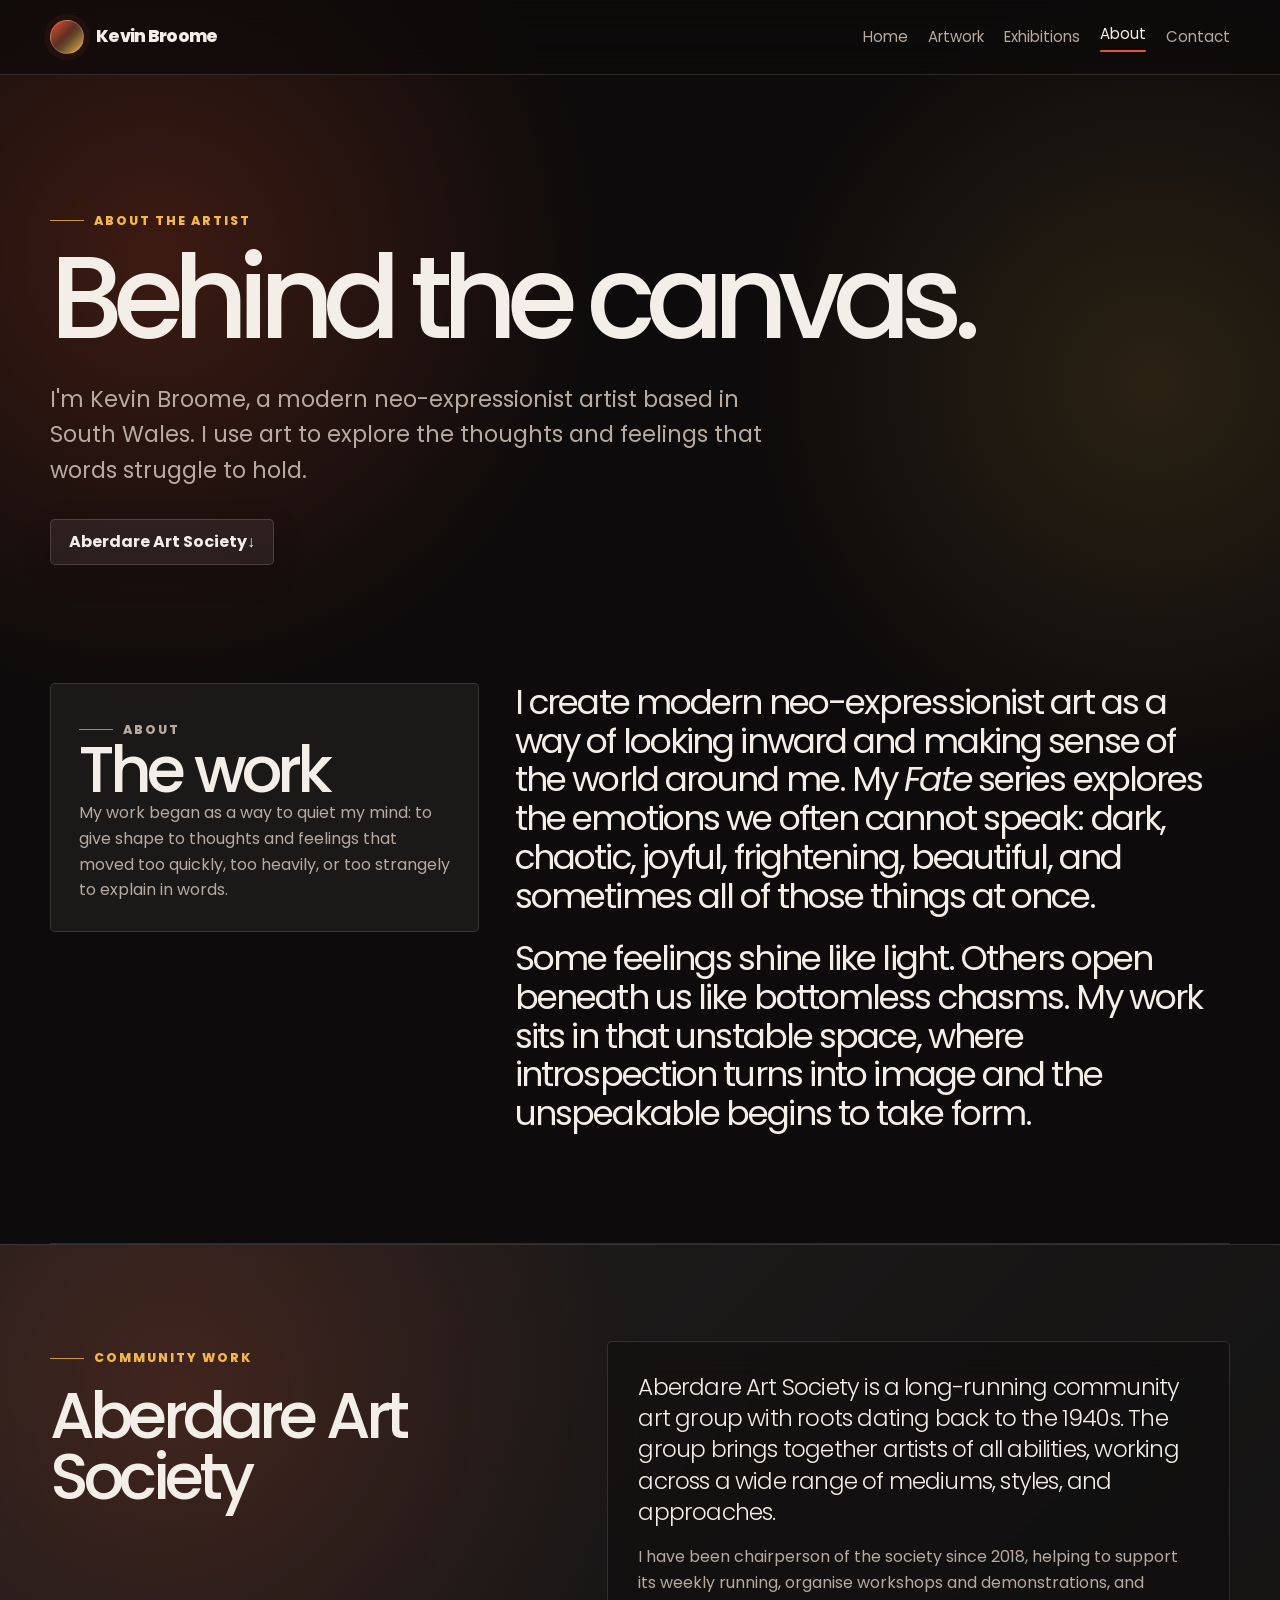
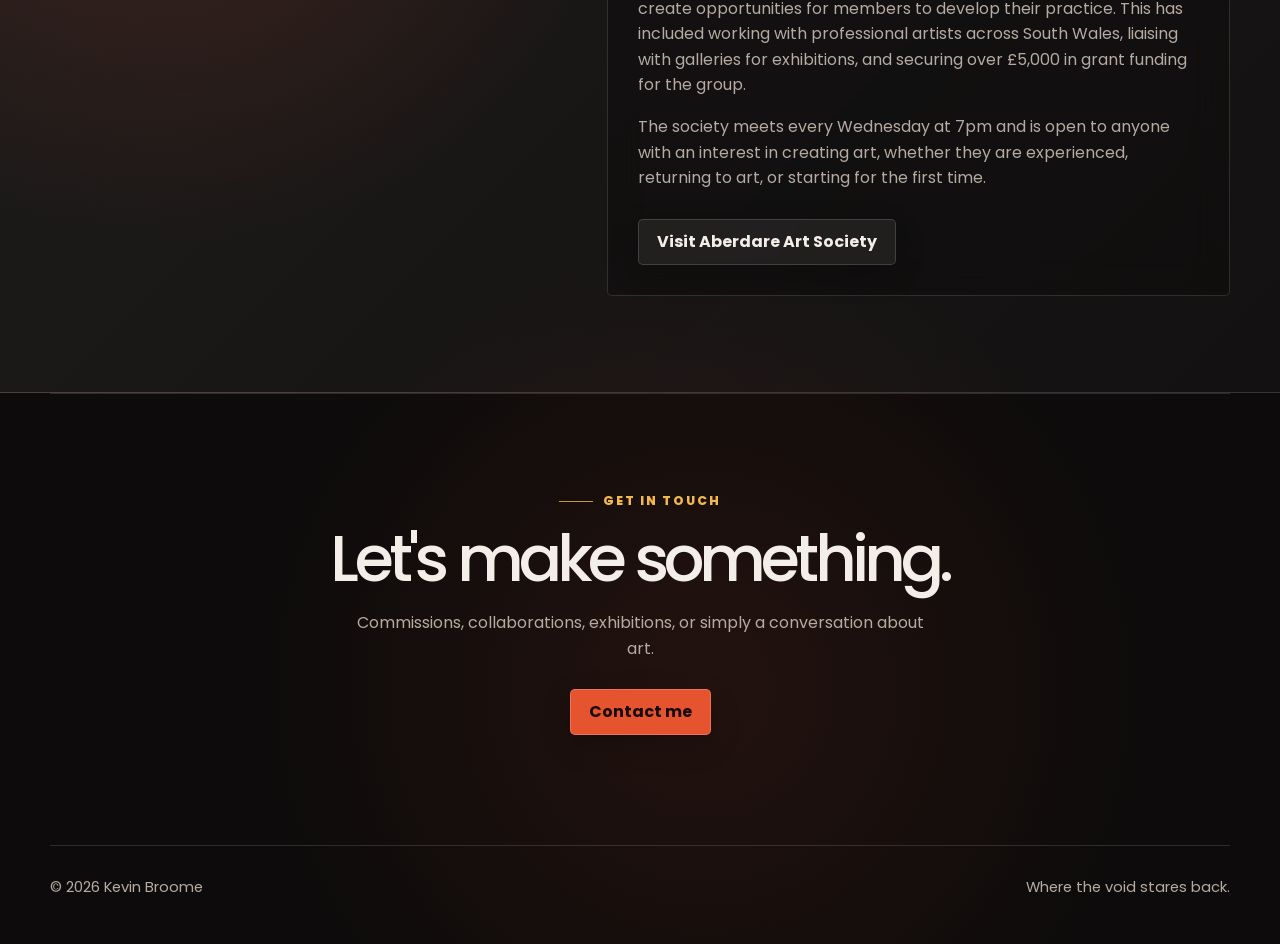
<file: about.html>
<!doctype html>
<html lang="en-GB">
  <head>
    <meta charset="utf-8" />
    <meta name="viewport" content="width=device-width, initial-scale=1" />
    <title>About | Kevin Broome</title>
    <meta name="description" content="Learn about Kevin Broome’s neo-expressionist art practice and community work as chairperson of Aberdare Art Society." />
    <meta name="theme-color" content="#0d0b0b" />
    <link rel="icon" type="image/png" sizes="512x512" href="images/favicon_kb.png" />
    <link rel="apple-touch-icon" href="images/favicon_kb.png" />
    <link
      href="https://cdn.jsdelivr.net/npm/bootstrap@5.3.8/dist/css/bootstrap.min.css"
      rel="stylesheet"
      integrity="sha384-sRIl4kxILFvY47J16cr9ZwB07vP4J8+LH7qKQnuqkuIAvNWLzeN8tE5YBujZqJLB"
      crossorigin="anonymous"
    />
    <link rel="preconnect" href="https://fonts.googleapis.com" />
    <link rel="preconnect" href="https://fonts.gstatic.com" crossorigin />
    <link
      href="https://fonts.googleapis.com/css2?family=Poppins:wght@400;500;600;700;800;900&display=swap"
      rel="stylesheet"
    />
    <link rel="stylesheet" href="styles.css" />
    <script src="script.js" defer></script>
  </head>
  <body>
    <a class="skip-link" href="#main-content">Skip to content</a>
    <header class="site-header">
      <nav class="nav" aria-label="Main navigation">
        <a class="brand" href="index.html" aria-label="Kevin Broome Art home">
          <span class="brand-mark" aria-hidden="true"></span>
          <span>Kevin Broome</span>
        </a>
        <div class="nav-links" id="primary-navigation">
          <a href="index.html">Home</a>
          <a href="artwork.html">Artwork</a>
          <a href="exhibitions.html">Exhibitions</a>
          <a href="about.html" aria-current="page">About</a>
          <a href="index.html#contact">Contact</a>
        </div>
      </nav>
    </header>
    <main id="main-content">
      <section class="page-section page-hero" aria-labelledby="about-heading">
        <p class="eyebrow">About the artist</p>
        <h1 id="about-heading">Behind the canvas.</h1>
        <p class="page-hero-lead">I'm Kevin Broome, a modern neo-expressionist artist based in South Wales. I use art to explore the thoughts and feelings that words struggle to hold.</p>
        <div class="hero-actions">
          <a class="button" href="#art-society">Aberdare Art Society <span aria-hidden="true">↓</span></a>
        </div>
      </section>
      <section aria-labelledby="about-title" class="page-section about about-page-section" id="about">
      <div class="about-panel">
      <p class="eyebrow">About</p>
      <h2 id="about-title">The work</h2>
      <p>
                  My work began as a way to quiet my mind: to give shape to thoughts
                  and feelings that moved too quickly, too heavily, or too strangely
                  to explain in words.
                </p>
      </div>
      <div class="about-copy">
      <p>
                  I create modern neo-expressionist art as a way of looking inward and
                  making sense of the world around me. My
                  <em>Fate</em> series explores the emotions we often cannot speak:
                  dark, chaotic, joyful, frightening, beautiful, and sometimes all of
                  those things at once.
                </p>
      <p>
                  Some feelings shine like light. Others open beneath us like
                  bottomless chasms. My work sits in that unstable space, where
                  introspection turns into image and the unspeakable begins to take
                  form.
                </p>
      </div>
      </section>
      <section aria-labelledby="art-society-title" class="art-society" id="art-society">
      <div class="page-section art-society-inner">
      <div class="art-society-heading">
      <p class="eyebrow">Community work</p>
      <h2 id="art-society-title">Aberdare Art Society</h2>
      </div>
      <div class="art-society-copy">
      <p class="lead">
                    Aberdare Art Society is a long-running community art group with
                    roots dating back to the 1940s. The group brings together artists
                    of all abilities, working across a wide range of mediums, styles,
                    and approaches.
                  </p>
      <p>
                    I have been chairperson of the society since 2018, helping to
                    support its weekly running, organise workshops and demonstrations,
                    and create opportunities for members to develop their practice.
                    This has included working with professional artists across South
                    Wales, liaising with galleries for exhibitions, and securing over
                    £5,000 in grant funding for the group.
                  </p>
      <p>
                    The society meets every Wednesday at 7pm and is open to anyone
                    with an interest in creating art, whether they are experienced,
                    returning to art, or starting for the first time.
                  </p>
      <a class="button" href="https://www.facebook.com/AberdareArtSociety" rel="noopener noreferrer" target="_blank">
                    Visit Aberdare Art Society
                  </a>
      </div>
      </div>
      </section>
      <section class="page-section page-cta" aria-labelledby="about-contact-heading">
        <p class="eyebrow">Get in touch</p>
        <h2 id="about-contact-heading">Let's make something.</h2>
        <p>Commissions, collaborations, exhibitions, or simply a conversation about art.</p>
        <a class="button primary" href="index.html#contact">Contact me</a>
      </section>
    </main>
    <footer>
      <span>© <span id="year"></span> Kevin Broome</span>
      <span>Where the void stares back.</span>
    </footer>
  </body>
</html>
</file>
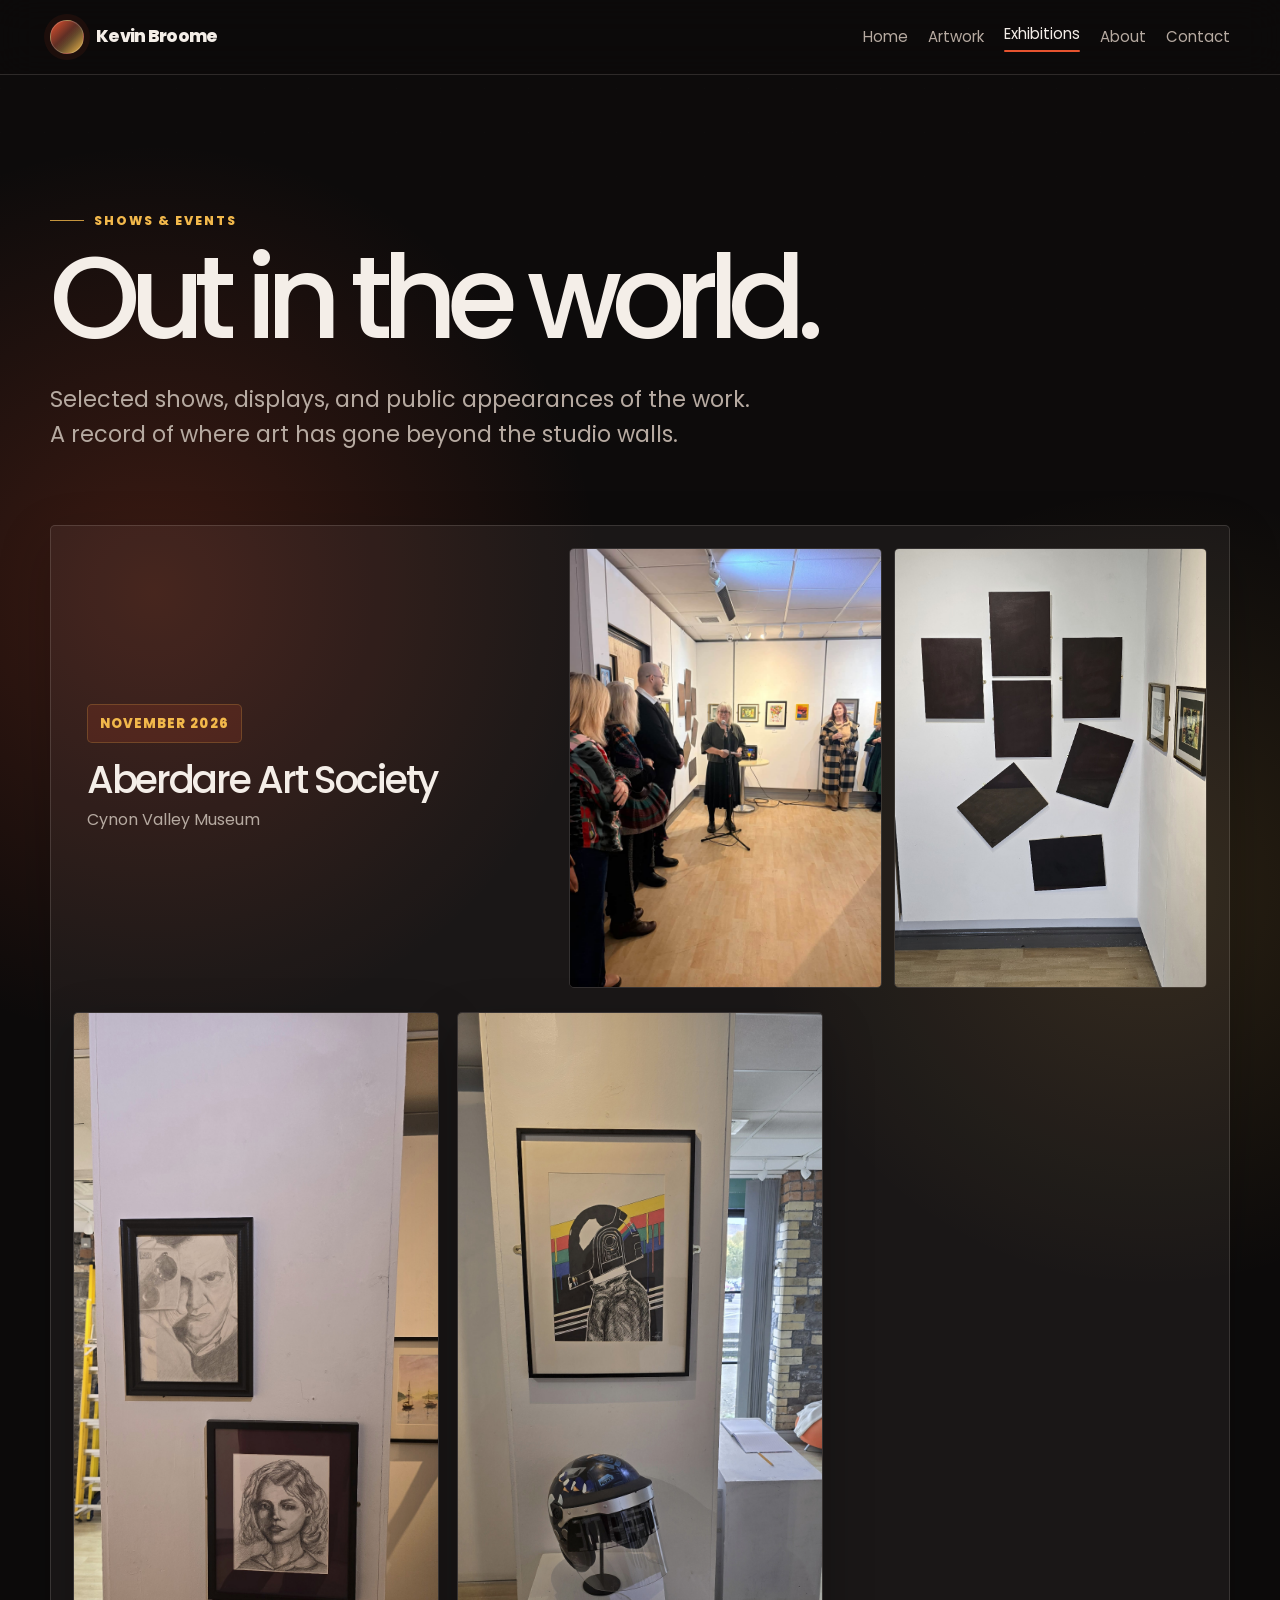
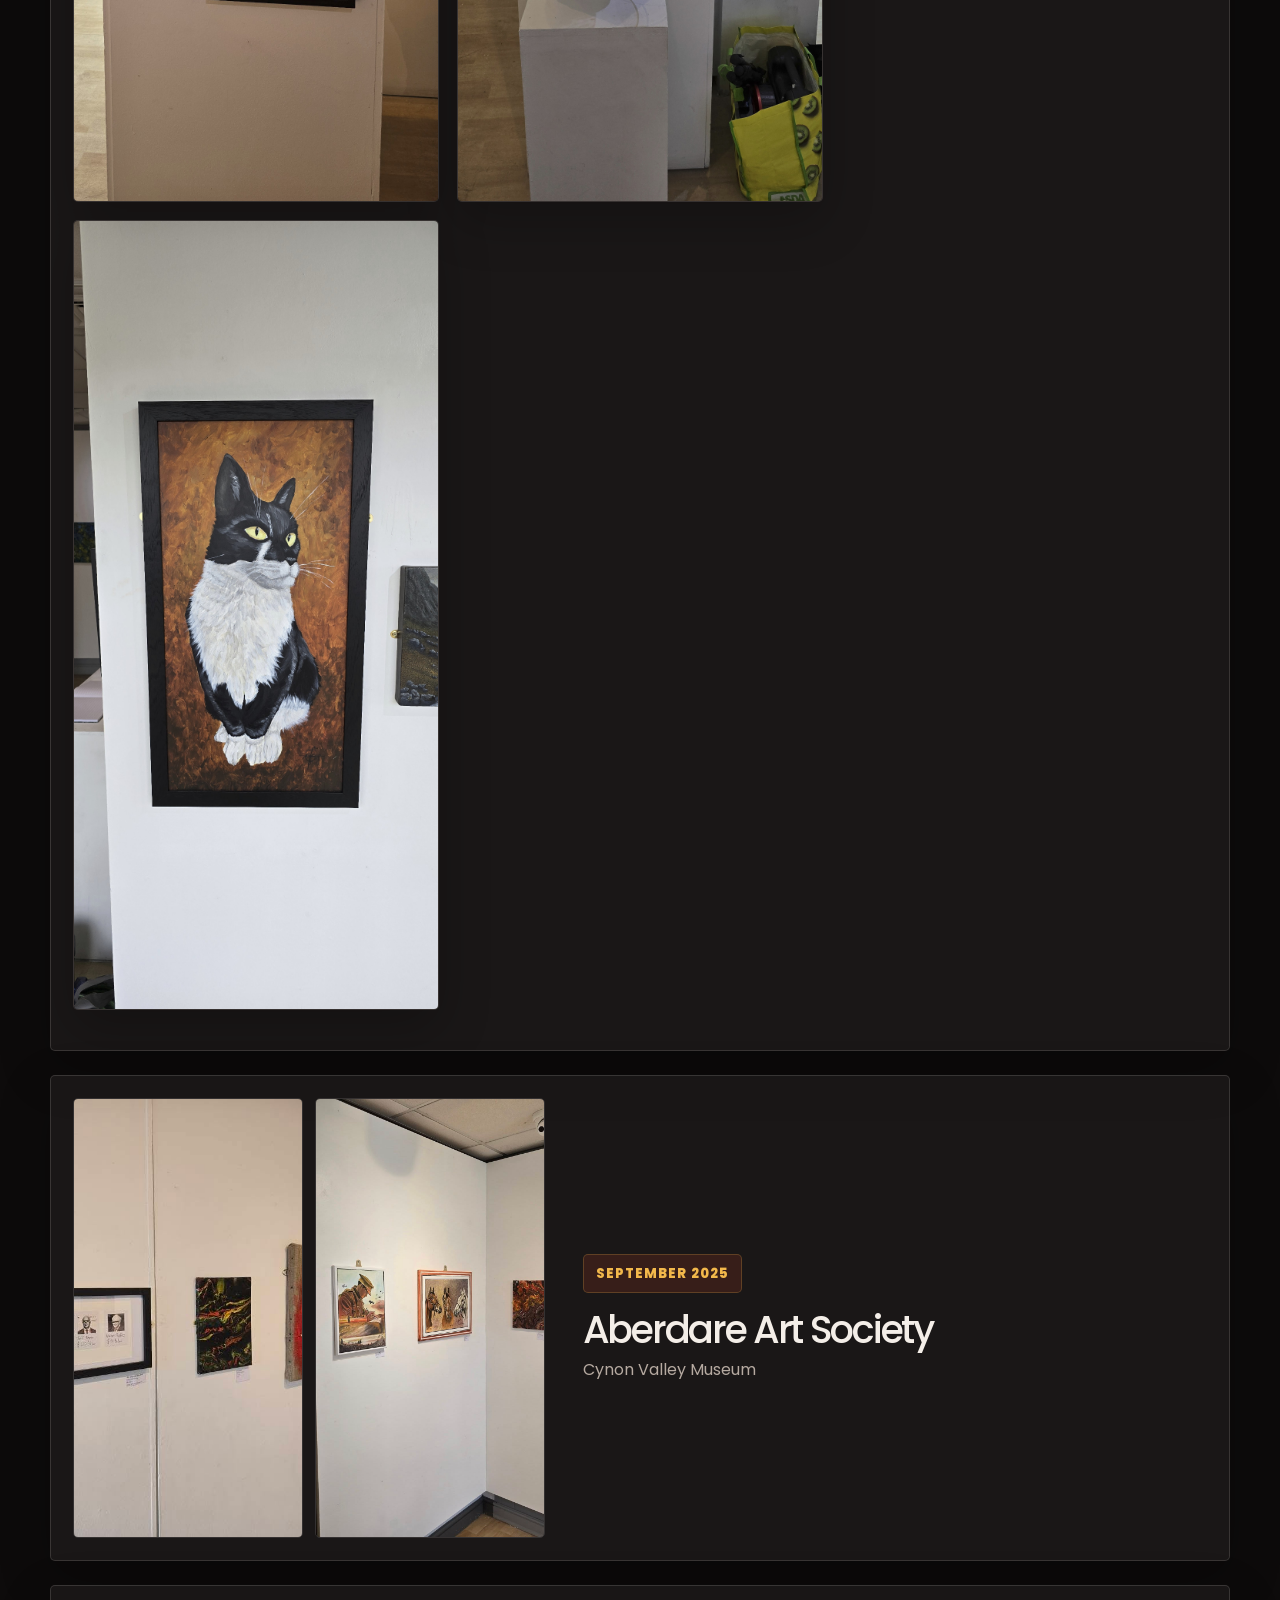
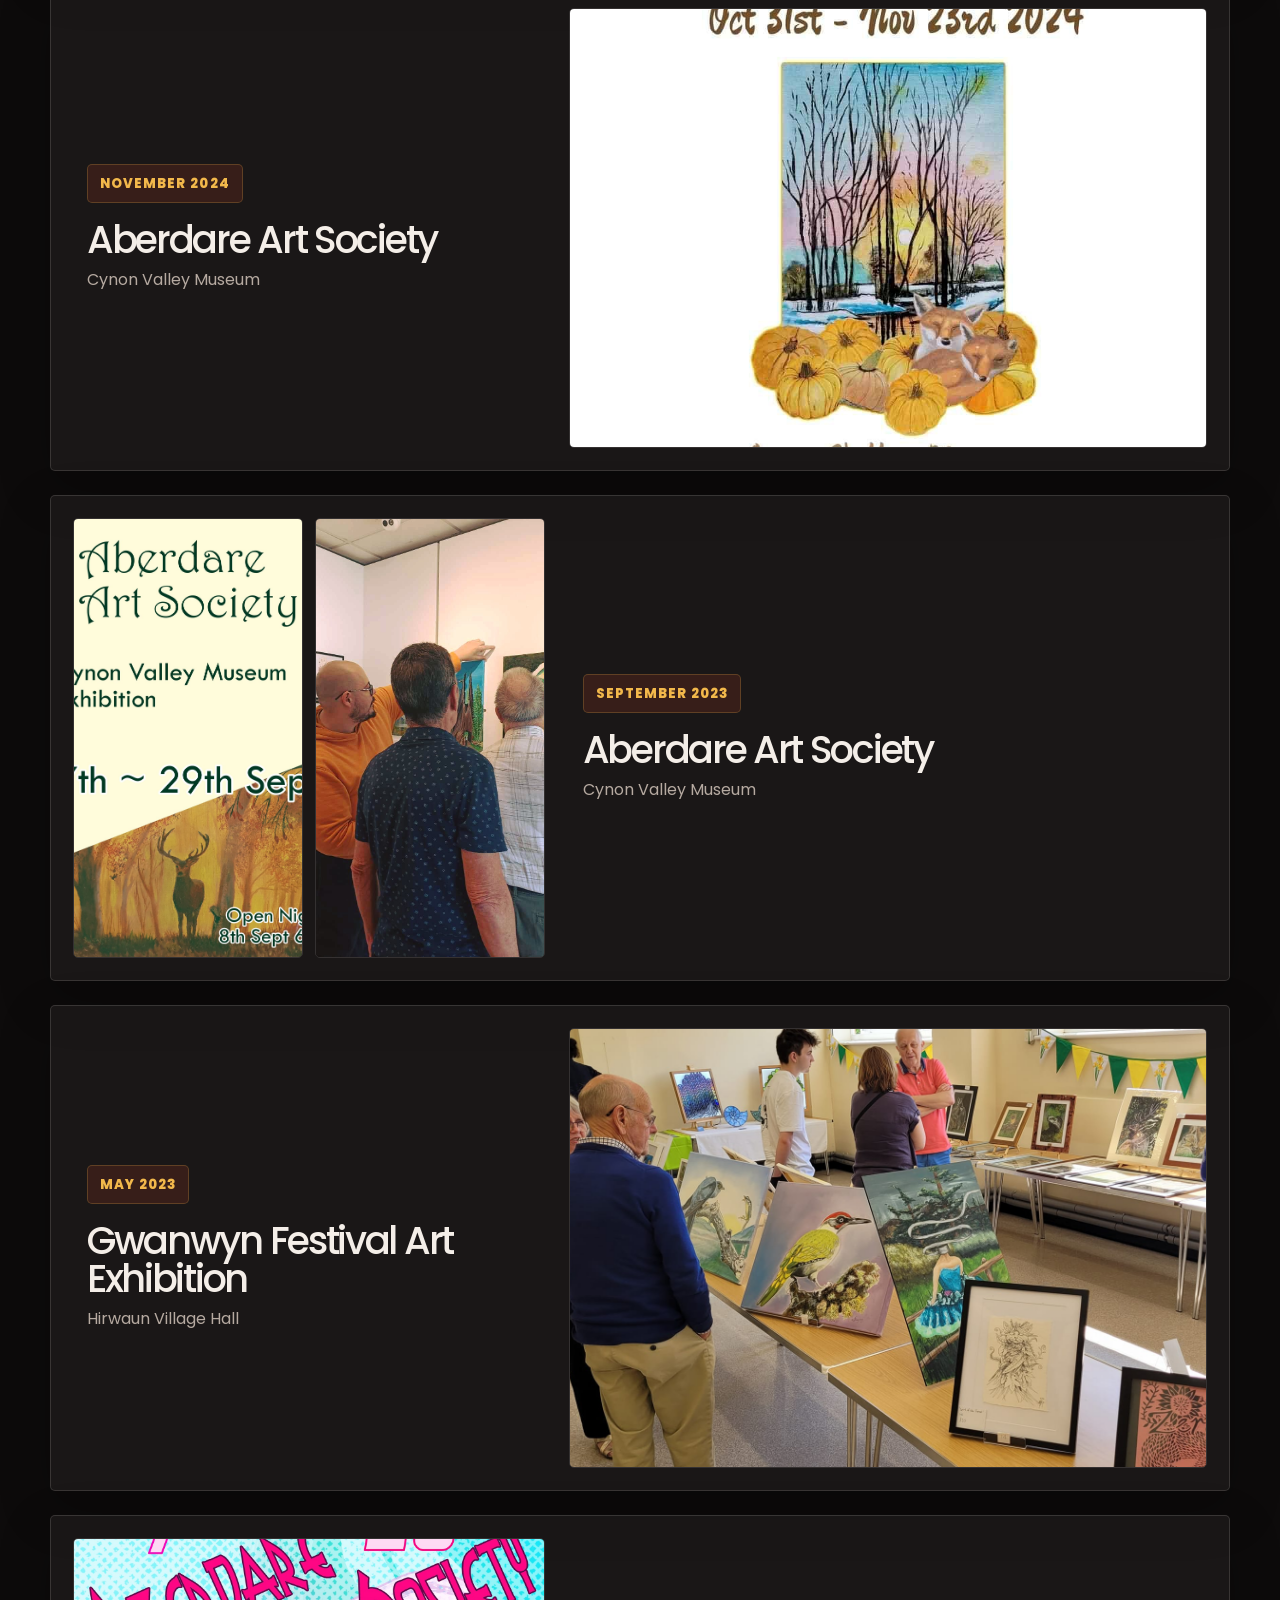
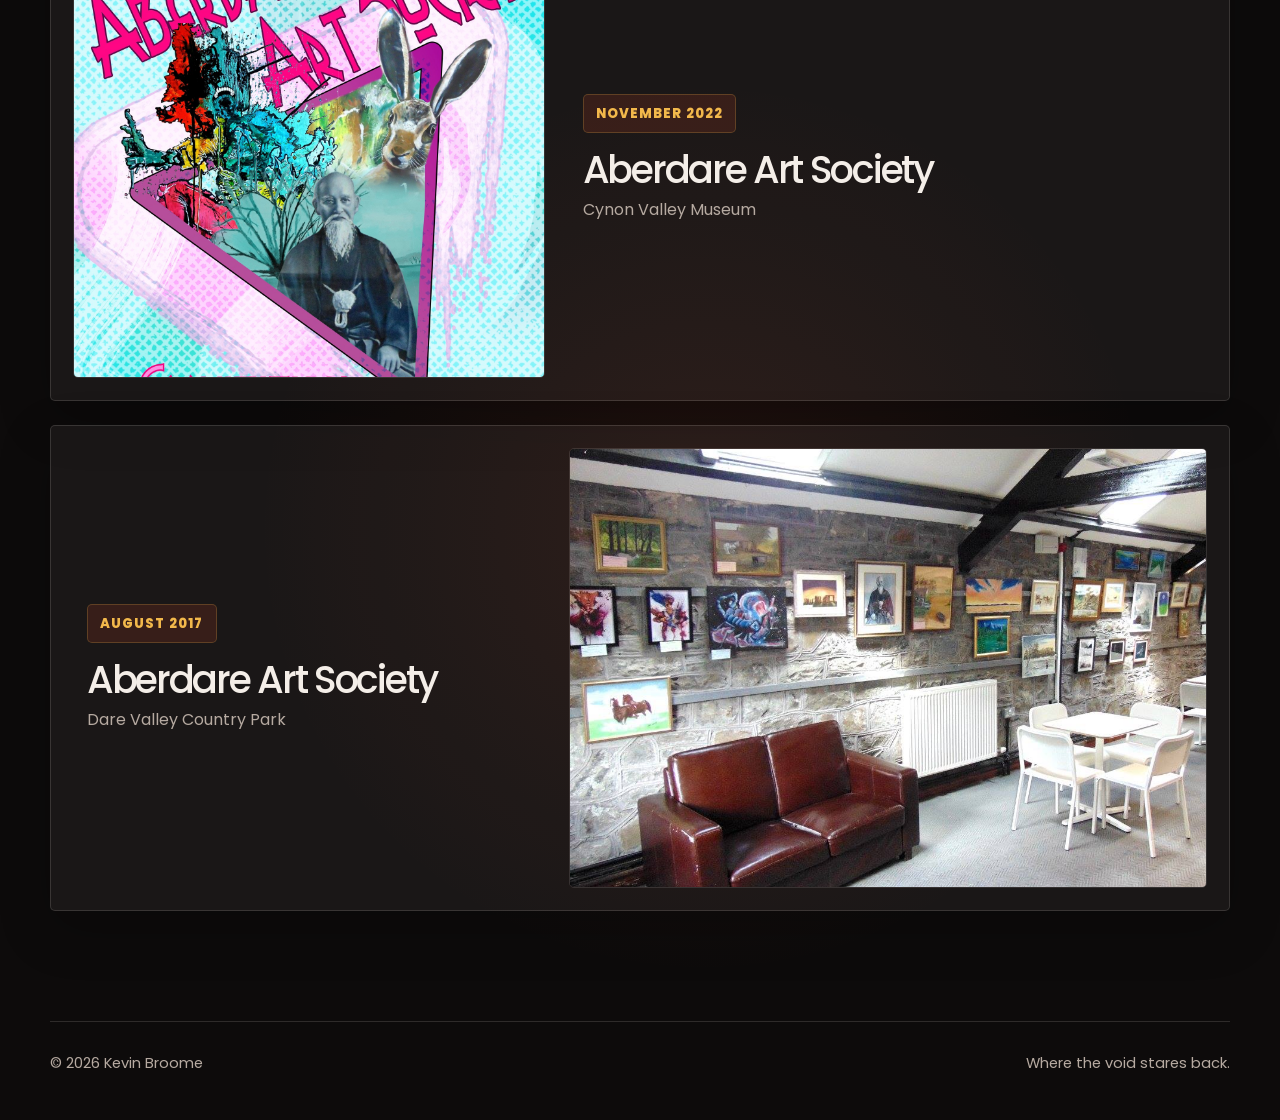
<file: exhibitions.html>
<!doctype html>
<html lang="en-GB">
  <head>
    <meta charset="utf-8" />
    <meta name="viewport" content="width=device-width, initial-scale=1" />
    <title>Exhibitions | Kevin Broome</title>
    <meta name="description" content="An archive of exhibitions and art shows featuring Kevin Broome, Aberdare Art Society and venues in South Wales." />
    <meta name="theme-color" content="#0d0b0b" />
    <link rel="icon" type="image/png" sizes="512x512" href="images/favicon_kb.png" />
    <link rel="apple-touch-icon" href="images/favicon_kb.png" />
    <link
      href="https://cdn.jsdelivr.net/npm/bootstrap@5.3.8/dist/css/bootstrap.min.css"
      rel="stylesheet"
      integrity="sha384-sRIl4kxILFvY47J16cr9ZwB07vP4J8+LH7qKQnuqkuIAvNWLzeN8tE5YBujZqJLB"
      crossorigin="anonymous"
    />
    <link rel="preconnect" href="https://fonts.googleapis.com" />
    <link rel="preconnect" href="https://fonts.gstatic.com" crossorigin />
    <link
      href="https://fonts.googleapis.com/css2?family=Poppins:wght@400;500;600;700;800;900&display=swap"
      rel="stylesheet"
    />
    <link rel="stylesheet" href="styles.css" />
    <script src="script.js" defer></script>
  </head>
  <body>
    <a class="skip-link" href="#main-content">Skip to content</a>
    <header class="site-header">
      <nav class="nav" aria-label="Main navigation">
        <a class="brand" href="index.html" aria-label="Kevin Broome Art home">
          <span class="brand-mark" aria-hidden="true"></span>
          <span>Kevin Broome</span>
        </a>
        <div class="nav-links" id="primary-navigation">
          <a href="index.html">Home</a>
          <a href="artwork.html">Artwork</a>
          <a href="exhibitions.html" aria-current="page">Exhibitions</a>
          <a href="about.html">About</a>
          <a href="index.html#contact">Contact</a>
        </div>
      </nav>
    </header>
    <main id="main-content">
      <section class="page-section page-hero" aria-labelledby="exhibitions-heading">
        <p class="eyebrow">Shows &amp; events</p>
        <h1 id="exhibitions-heading">Out in the world.</h1>
        <p class="page-hero-lead">Selected shows, displays, and public appearances of the work. A record of where art has gone beyond the studio walls.</p>
      </section>
      <section class="page-section exhibitions exhibitions-page" aria-label="Exhibition archive">
        <div class="exhibition-list">
          <article class="exhibition-item">
          <div class="exhibition-meta">
          <span class="exhibition-date">November 2026</span>
          <h3>Aberdare Art Society</h3>
          <p>Cynon Valley Museum</p>
          </div>
          <div class="exhibition-photos two-photos">
          <img alt="Visitors at the opening of the November 2026 exhibition at Cynon Valley Museum" loading="lazy" decoding="async" width="1536" height="2048" src="images/exhibitions/CVM_2026_opening.jpg"/>
          <img alt="PACE, a seven-canvas installation displayed on a gallery wall" loading="lazy" decoding="async" width="946" height="2048" src="images/exhibitions/CVM_2026_pace.jpg"/>
          </div>
          <div class="gallery full-gallery" style="grid-column: 1 / -1;" role="group" aria-label="More photographs from the November 2026 exhibition">
            <figure class="work-card">
              <img alt="Two framed pencil portraits displayed at the exhibition" loading="lazy" decoding="async" width="946" height="2048" src="images/exhibitions/CVM_2026_portraits.jpg"/>
            </figure>
            <figure class="work-card">
              <img alt="Framed portrait of a black-and-white cat hanging in the gallery" loading="lazy" decoding="async" width="946" height="2048" src="images/exhibitions/CVM_2026_sam.jpg"/>
            </figure>
            <figure class="work-card">
              <img alt="Artwork of a riot helmet displayed above a three-dimensional helmet" loading="lazy" decoding="async" width="946" height="2048" src="images/exhibitions/CVM_2026_watchers.jpg"/>
            </figure>
          </div>
          </article>
          <article class="exhibition-item">
          <div class="exhibition-meta">
          <span class="exhibition-date">September 2025</span>
          <h3>Aberdare Art Society</h3>
          <p>Cynon Valley Museum</p>
          </div>
          <div class="exhibition-photos two-photos">
          <img alt="Artwork display from Cynon Valley Museum Exhibition" loading="lazy" src="images/exhibitions/CVM_2025.jpg"/>
          <img alt="Artwork display from Cynon Valley Museum Exhibition" loading="lazy" src="images/exhibitions/CVM_2025_2.jpg"/>
          </div>
          </article>
          <article class="exhibition-item">
          <div class="exhibition-meta">
          <span class="exhibition-date">November 2024</span>
          <h3>Aberdare Art Society</h3>
          <p>Cynon Valley Museum</p>
          </div>
          <div class="exhibition-photos one-photo">
          <img alt="Advert for Exhibition" loading="lazy" src="images/exhibitions/Advert_CVM_2024.jpg"/>
          </div>
          </article>
          <article class="exhibition-item">
          <div class="exhibition-meta">
          <span class="exhibition-date">September 2023</span>
          <h3>Aberdare Art Society</h3>
          <p>Cynon Valley Museum</p>
          </div>
          <div class="exhibition-photos two-photos">
          <img alt="Artwork display from Cynon Valley Museum Exhibition" loading="lazy" src="images/exhibitions/Advert_CVM_2023.jpg"/>
          <img alt="Photo of work installation for exhibition" loading="lazy" src="images/exhibitions/Install_CVM_2023.jpg"/>
          </div>
          </article>
          <article class="exhibition-item">
          <div class="exhibition-meta">
          <span class="exhibition-date">May 2023</span>
          <h3>Gwanwyn Festival Art Exhibition</h3>
          <p>Hirwaun Village Hall</p>
          </div>
          <div class="exhibition-photos one-photo">
          <img alt="Photo from exhibition" loading="lazy" src="images/exhibitions/gwanwyn_2023.jpg"/>
          </div>
          </article>
          <article class="exhibition-item">
          <div class="exhibition-meta">
          <span class="exhibition-date">November 2022</span>
          <h3>Aberdare Art Society</h3>
          <p>Cynon Valley Museum</p>
          </div>
          <div class="exhibition-photos one-photo">
          <img alt="Advert for Exhibition" loading="lazy" src="images/exhibitions/Advert_CVM_2022.jpg"/>
          </div>
          </article>
          <article class="exhibition-item">
          <div class="exhibition-meta">
          <span class="exhibition-date">August 2017</span>
          <h3>Aberdare Art Society</h3>
          <p>Dare Valley Country Park</p>
          </div>
          <div class="exhibition-photos one-photo">
          <img alt="Photo from Exhibition" loading="lazy" src="images/exhibitions/DVP_2017.jpg"/>
          </div>
          </article>
        </div>
      </section>
    </main>
    <footer>
      <span>© <span id="year"></span> Kevin Broome</span>
      <span>Where the void stares back.</span>
    </footer>
  </body>
</html>
</file>
<file: styles.css>
:root {
  --bg: #0d0b0b;
  --bg-soft: #171313;
  --panel: #211b1b;
  --text: #f4eee8;
  --muted: #b6aaa1;
  --accent: #e6532f;
  --accent-2: #f2b84b;
  --line: rgba(244, 238, 232, 0.14);
  --shadow: 0 24px 80px rgba(0, 0, 0, 0.38);
  --radius: 5px;
  --max-width: 1180px;
}

* {
  box-sizing: border-box;
}

html {
  scroll-behavior: smooth;
}

body {
  margin: 0;
  font-family: "Poppins", sans-serif;
  background:
    radial-gradient(
      circle at 12% 10%,
      rgba(230, 83, 47, 0.22),
      transparent 28rem
    ),
    radial-gradient(
      circle at 90% 15%,
      rgba(242, 184, 75, 0.13),
      transparent 25rem
    ),
    radial-gradient(
      circle at 55% 90%,
      rgba(230, 83, 47, 0.1),
      transparent 28rem
    ),
    var(--bg);
  color: var(--text);
  line-height: 1.6;
}

body::before {
  content: "";
  position: fixed;
  inset: 0;
  pointer-events: none;
  opacity: 0.32;
  background-image:
    linear-gradient(rgba(255, 255, 255, 0.025) 1px, transparent 1px),
    linear-gradient(90deg, rgba(255, 255, 255, 0.025) 1px, transparent 1px);
  background-size: 44px 44px;
  mask-image: linear-gradient(to bottom, black, transparent 84%);
}

a {
  color: inherit;
  text-decoration: none;
}

img {
  max-width: 100%;
  display: block;
}

.site-header {
  position: sticky;
  top: 0;
  z-index: 10;
  backdrop-filter: blur(18px);
  background: rgba(13, 11, 11, 0.72);
  border-bottom: 1px solid var(--line);
}

.nav {
  width: min(var(--max-width), calc(100% - 32px));
  margin: 0 auto;
  min-height: 74px;
  display: flex;
  align-items: center;
  justify-content: space-between;
  gap: 24px;
}

.brand {
  display: flex;
  align-items: center;
  gap: 12px;
  font-weight: 800;
  letter-spacing: -0.04em;
  font-size: 1.08rem;
}

.brand-mark {
  width: 34px;
  height: 34px;
  border-radius: 100vw;
  background:
    linear-gradient(135deg, var(--accent), transparent 62%),
    linear-gradient(315deg, var(--accent-2), transparent 56%), #2b2020;
  border: 1px solid rgba(244, 238, 232, 0.2);
  box-shadow: 0 0 0 6px rgba(230, 83, 47, 0.08);
}

.nav-links {
  display: flex;
  gap: 20px;
  align-items: center;
  color: var(--muted);
  font-size: 0.94rem;
}

.nav-links a {
  transition: color 180ms ease;
}

.nav-links a:hover {
  color: var(--text);
}

.button {
  display: inline-flex;
  align-items: center;
  justify-content: center;
  min-height: 46px;
  padding: 0 18px;
  border-radius: 5px;
  border: 1px solid rgba(244, 238, 232, 0.16);
  background: rgba(244, 238, 232, 0.07);
  color: var(--text);
  font-weight: 700;
  position: relative;
  isolation: isolate;
  overflow: hidden;
  box-shadow: 0 10px 30px rgba(0, 0, 0, 0.2);
  /* An ink-like colour sweep replaces the old upward hover jump. */
  transition:
    background 300ms ease,
    border-color 300ms ease,
    box-shadow 300ms ease;
}

.button::before {
  content: "";
  position: absolute;
  inset: 0;
  z-index: -1;
  pointer-events: none;
  background: linear-gradient(105deg, rgba(230, 83, 47, 0.42), rgba(242, 184, 75, 0.24));
  transform: translateX(-102%);
  transition: transform 440ms cubic-bezier(0.22, 1, 0.36, 1);
}

.button:hover,
.button:focus-visible {
  background: rgba(244, 238, 232, 0.11);
  border-color: rgba(242, 184, 75, 0.75);
  box-shadow: 0 0 0 1px rgba(242, 184, 75, 0.14), 0 0 28px rgba(230, 83, 47, 0.18);
}

.button:hover::before,
.button:focus-visible::before { transform: translateX(0); }

.button:focus-visible {
  outline: 2px solid var(--accent-2);
  outline-offset: 3px;
}

.button.primary::before {
  background: linear-gradient(105deg, rgba(242, 184, 75, 0.48), rgba(255, 238, 190, 0.22));
}

.button.primary {
  background: var(--accent);
  color: #160b08;
  border-color: rgba(255, 255, 255, 0.2);
}

.page-section {
  width: min(var(--max-width), calc(100% - 32px));
  margin: 0 auto;
}

.hero {
  min-height: calc(100vh - 74px);
  display: grid;
  grid-template-columns: 1.05fr 0.95fr;
  align-items: center;
  gap: 48px;
  padding: 80px 0;
}

.eyebrow {
  display: inline-flex;
  align-items: center;
  gap: 10px;
  color: var(--accent-2);
  text-transform: uppercase;
  letter-spacing: 0.16em;
  font-size: 0.78rem;
  font-weight: 800;
  margin: 0 0 18px;
}

.eyebrow::before {
  content: "";
  width: 34px;
  height: 1px;
  background: currentColor;
  opacity: 0.8;
}

h1,
h2,
h3,
p {
  margin-top: 0;
}

h1 {
  font-size: clamp(4rem, 10vw, 8.8rem);
  line-height: 0.86;
  letter-spacing: -0.09em;
  margin-bottom: 26px;
  max-width: 850px;
}

.hero-copy {
  max-width: 660px;
  color: var(--muted);
  font-size: clamp(1.04rem, 1.6vw, 1.24rem);
}

.hero-actions {
  display: flex;
  gap: 14px;
  flex-wrap: wrap;
  margin-top: 34px;
}

.hero-art {
  position: relative;
  min-height: 560px;
}

.feature-card {
  position: absolute;
  inset: 34px 0 0 38px;
  border-radius: var(--radius);
  overflow: hidden;
  background: var(--panel);
  box-shadow: var(--shadow);
  border: 1px solid var(--line);
  transform: rotate(2deg);
}

.feature-card img {
  width: 100%;
  height: 100%;
  object-fit: cover;
  filter: saturate(0.95) contrast(1.05);
}

.feature-card::after {
  content: "";
  position: absolute;
  inset: 0;
  background: linear-gradient(to top, rgba(13, 11, 11, 0.84), transparent 42%);
}

.feature-label {
  position: absolute;
  left: 34px;
  right: 34px;
  bottom: 28px;
  z-index: 2;
}

.feature-label strong {
  display: block;
  font-size: 1.4rem;
  letter-spacing: -0.04em;
  margin-bottom: 4px;
}

.feature-label span {
  color: var(--muted);
  font-size: 0.95rem;
}

.floating-note {
  display: none;
}

.floating-note b {
  color: var(--text);
}

.section-heading {
  display: flex;
  align-items: end;
  justify-content: space-between;
  gap: 24px;
  margin-bottom: 28px;
}

h2 {
  font-size: clamp(2.3rem, 5vw, 5rem);
  line-height: 0.95;
  letter-spacing: -0.075em;
  margin-bottom: 0;
}

.section-heading p {
  max-width: 420px;
  color: var(--muted);
  margin-bottom: 8px;
}

.gallery {
  display: grid;
  grid-template-columns: repeat(12, 1fr);
  gap: 18px;
  padding-bottom: 110px;
}

/* =========================
   Work
========================= */

.work-card {
  position: relative;
  min-height: 360px;
  border-radius: 5px;
  overflow: hidden;
  background: var(--bg-soft);
  border: 1px solid var(--line);
  box-shadow: 0 18px 52px rgba(0, 0, 0, 0.24);
}

.work-card.large {
  grid-column: span 7;
  min-height: 520px;
}

.work-card.medium {
  grid-column: span 5;
  min-height: 520px;
}

.work-card.small {
  grid-column: span 4;
}

.work-card img {
  width: 100%;
  height: 100%;
  object-fit: cover;
  transition:
    transform 360ms ease,
    filter 360ms ease;
}

.work-card:hover img {
  transform: scale(1.045);
  filter: saturate(1.05) contrast(1.05);
}

.work-info {
  position: absolute;
  inset: auto 18px 18px 18px;
  padding: 16px;
  border-radius: 5px;
  background: rgba(13, 11, 11, 0.72);
  border: 1px solid rgba(244, 238, 232, 0.16);
  backdrop-filter: blur(18px);
}

.work-info h3 {
  font-size: 1.16rem;
  margin-bottom: 2px;
  letter-spacing: -0.04em;
}

.work-info p {
  margin: 0;
  color: var(--muted);
  font-size: 0.92rem;
}

/* =========================
   Exhibitions
========================= */

.exhibitions {
  padding: 0 0 110px;
}

.exhibition-list {
  display: grid;
  gap: 24px;
}

.exhibition-item {
  display: grid;
  grid-template-columns: 0.85fr 1.15fr;
  gap: 24px;
  align-items: stretch;
  padding: 22px;
  border-radius: var(--radius);
  background: rgba(244, 238, 232, 0.055);
  border: 1px solid var(--line);
  box-shadow: 0 18px 52px rgba(0, 0, 0, 0.22);
  overflow: hidden;
}

/* Flip every second exhibition */
.exhibition-item:nth-child(even) .exhibition-meta {
  order: 2;
}

.exhibition-item:nth-child(even) .exhibition-photos {
  order: 1;
}

.exhibition-meta {
  display: flex;
  flex-direction: column;
  justify-content: center;
  padding: 14px;
  min-width: 0;
}

.exhibition-date {
  display: inline-flex;
  width: fit-content;
  margin-bottom: 18px;
  padding: 8px 12px;
  border-radius: 5px;
  background: rgba(230, 83, 47, 0.14);
  color: var(--accent-2);
  border: 1px solid rgba(242, 184, 75, 0.22);
  font-size: 0.82rem;
  font-weight: 800;
  letter-spacing: 0.08em;
  text-transform: uppercase;
}

.exhibition-meta h3 {
  margin-bottom: 8px;
  font-size: clamp(1.6rem, 3vw, 2.6rem);
  line-height: 1;
  letter-spacing: -0.06em;
}

.exhibition-meta p {
  margin: 0;
  color: var(--muted);
}

/* Image wrapper */
.exhibition-photos {
  display: grid;
  grid-template-columns: repeat(2, minmax(0, 1fr));
  gap: 12px;
  height: 440px;
  max-height: 440px;
  min-width: 0;
  overflow: hidden;
}

/* One-image layout */
.exhibition-photos.one-photo {
  grid-template-columns: 1fr;
}

/* Images */
.exhibition-photos img {
  width: 100%;
  height: 100%;
  min-width: 0;
  min-height: 0;
  object-fit: cover;
  border-radius: 5px;
  border: 1px solid rgba(244, 238, 232, 0.12);
  overflow: hidden;
}

/* Tablet */
@media (max-width: 900px) {
  .exhibition-item {
    grid-template-columns: 1fr;
  }

  .exhibition-item:nth-child(even) .exhibition-meta,
  .exhibition-item:nth-child(even) .exhibition-photos {
    order: initial;
  }

  .exhibition-photos {
    height: 380px;
    max-height: 380px;
  }
}

/* Mobile */
@media (max-width: 560px) {
  .exhibitions {
    padding-bottom: 72px;
  }

  .exhibition-item {
    padding: 14px;
  }

  .exhibition-photos {
    grid-template-columns: 1fr;
    height: auto;
    max-height: none;
    overflow: visible;
  }

  .exhibition-photos img {
    height: auto;
    max-height: 440px;
    aspect-ratio: 4 / 3;
    object-fit: cover;
  }
}

/* =========================
   Art Society
========================= */

.art-society {
  width: 100%;
  padding: 96px 0;
  background:
    radial-gradient(
      circle at 14% 20%,
      rgba(230, 83, 47, 0.18),
      transparent 28rem
    ),
    linear-gradient(
      135deg,
      rgba(244, 238, 232, 0.08),
      rgba(244, 238, 232, 0.025)
    );
  border-top: 1px solid var(--line);
  border-bottom: 1px solid var(--line);
}

.art-society-inner {
  display: grid;
  grid-template-columns: 0.9fr 1.1fr;
  gap: 48px;
  align-items: start;
}

.art-society-heading h2 {
  max-width: 520px;
}

.art-society-copy {
  padding: 30px;
  border-radius: var(--radius);
  background: rgba(13, 11, 11, 0.42);
  border: 1px solid rgba(244, 238, 232, 0.14);
  backdrop-filter: blur(18px);
}

.art-society-copy p {
  color: var(--muted);
}

.art-society-copy .lead {
  color: var(--text);
  font-size: clamp(1.15rem, 2vw, 1.45rem);
  line-height: 1.35;
  letter-spacing: -0.035em;
}

.art-society-copy p:last-of-type {
  margin-bottom: 28px;
}

@media (max-width: 900px) {
  .art-society {
    padding: 72px 0;
  }

  .art-society-inner {
    grid-template-columns: 1fr;
    gap: 28px;
  }
}

@media (max-width: 560px) {
  .art-society-copy {
    padding: 22px;
  }
}

/* =========================
   About
========================= */

.about {
  display: grid;
  grid-template-columns: 0.75fr 1.25fr;
  gap: 36px;
  align-items: start;
  padding: 88px 0;
  border-top: 1px solid var(--line);
  border-bottom: 1px solid var(--line);
}

.about-panel {
  padding: 28px;
  border-radius: var(--radius);
  background: rgba(244, 238, 232, 0.06);
  border: 1px solid var(--line);
}

.about-panel p {
  margin-bottom: 0;
  color: var(--muted);
}

.about-copy {
  font-size: clamp(1.35rem, 2.7vw, 2.45rem);
  line-height: 1.12;
  letter-spacing: -0.055em;
}

.about-copy p {
  margin-bottom: 0;
}

.about-copy p + p {
  margin-top: 24px;
}

/* =========================
   Contact
========================= */

.contact {
  text-align: center;
  padding: 110px 0;
}

.contact h2 {
  max-width: 880px;
  margin: 0 auto 24px;
}

.contact p {
  max-width: 620px;
  margin: 0 auto 34px;
  color: var(--muted);
  font-size: 1.08rem;
}

.contact-links {
  display: flex;
  justify-content: center;
  gap: 14px;
  flex-wrap: wrap;
}

footer {
  width: min(var(--max-width), calc(100% - 32px));
  margin: 0 auto;
  padding: 30px 0 44px;
  color: var(--muted);
  border-top: 1px solid var(--line);
  display: flex;
  justify-content: space-between;
  gap: 18px;
  flex-wrap: wrap;
  font-size: 0.92rem;
}

@media (max-width: 900px) {
  .nav {
    min-height: 66px;
  }

  .nav-links {
    display: none;
  }

  .hero {
    grid-template-columns: 1fr;
    min-height: auto;
    padding: 58px 0 70px;
  }

  .hero-art {
    min-height: 440px;
  }

  .feature-card {
    inset: 0;
  }

  .floating-note {
    bottom: 18px;
  }

  .section-heading {
    display: block;
  }

  .section-heading p {
    margin-top: 16px;
  }

  .work-card.large,
  .work-card.medium,
  .work-card.small {
    grid-column: span 12;
    min-height: 420px;
  }

  .about {
    grid-template-columns: 1fr;
  }
}

@media (max-width: 560px) {
  .hero-actions,
  .contact-links {
    display: grid;
  }

  .button {
    width: 100%;
  }

  .hero-art {
    min-height: 360px;
  }

  .floating-note {
    display: none;
  }

  .gallery {
    gap: 14px;
    padding-bottom: 72px;
  }

  .work-card.large,
  .work-card.medium,
  .work-card.small {
    min-height: 340px;
  }

  .about,
  .contact {
    padding: 72px 0;
  }
}

.lightbox-trigger {
  display: block;
  width: 100%;
  height: 100%;
  padding: 0;
  border: 0;
  background: none;
  color: inherit;
  cursor: zoom-in;
  text-align: left;
  font: inherit;
}

.lightbox-trigger img {
  width: 100%;
  height: 100%;
  object-fit: cover;
}

.lightbox {
  position: fixed;
  inset: 0;
  z-index: 999;
  display: none;
  align-items: center;
  justify-content: center;
  padding: 24px;
}

.lightbox.is-open {
  display: flex;
}

.lightbox-backdrop {
  position: absolute;
  inset: 0;
  background: rgba(8, 6, 6, 0.88);
  backdrop-filter: blur(14px);
}

.lightbox-dialog {
  position: relative;
  z-index: 1;
  width: min(1100px, 96vw);
  max-height: 92vh;
  display: grid;
  gap: 16px;
}

.lightbox-image {
  width: 100%;
  max-height: 76vh;
  object-fit: contain;
  border-radius: 5px;
  border: 1px solid rgba(244, 238, 232, 0.18);
  box-shadow: 0 30px 90px rgba(0, 0, 0, 0.55);
  background: rgba(244, 238, 232, 0.04);
}

.lightbox-caption {
  padding: 16px 18px;
  border-radius: 5px;
  background: rgba(13, 11, 11, 0.72);
  border: 1px solid rgba(244, 238, 232, 0.14);
  backdrop-filter: blur(18px);
}

.lightbox-caption h3 {
  margin: 0 0 4px;
  font-size: 1.25rem;
  letter-spacing: -0.04em;
}

.lightbox-caption p {
  margin: 0;
  color: var(--muted);
}

.lightbox-close {
  position: absolute;
  top: -18px;
  right: -18px;
  z-index: 2;
  width: 44px;
  height: 44px;
  border: 1px solid rgba(244, 238, 232, 0.2);
  border-radius: 5px;
  background: var(--accent);
  color: #160b08;
  font-size: 2rem;
  line-height: 1;
  cursor: pointer;
  box-shadow: 0 18px 42px rgba(0, 0, 0, 0.4);
}

body.lightbox-open {
  overflow: hidden;
}

@media (max-width: 560px) {
  .lightbox {
    padding: 14px;
  }

  .lightbox-dialog {
    width: 100%;
  }

  .lightbox-close {
    top: 8px;
    right: 8px;
  }

  .lightbox-image {
    max-height: 70vh;
    border-radius: 5px;
  }
}


/* =========================
   Multi-page navigation and shared layouts
========================= */
/* This accessibility shortcut is invisible until a keyboard user tabs to it. */
.skip-link:not(:focus-visible) {
  position: fixed;
  width: 1px;
  height: 1px;
  padding: 0;
  margin: -1px;
  overflow: hidden;
  clip-path: inset(50%);
  white-space: nowrap;
  border: 0;
}

.skip-link:focus-visible {
  position: fixed;
  top: 12px;
  left: 16px;
  z-index: 9999;
  padding: 12px 18px;
  background: var(--accent);
  color: #160b08;
  border-radius: 5px;
  font-weight: 800;
}

.nav { position: relative; }

.nav-links a[aria-current="page"] {
  color: var(--text);
}

.nav-links a[aria-current="page"]::after {
  content: "";
  display: block;
  height: 2px;
  margin-top: 3px;
  background: var(--accent);
  border-radius: 5px;
}

.page-hero {
  padding: clamp(68px, 10vw, 132px) 0 72px;
}

.page-hero h1 {
  max-width: 1000px;
  margin-bottom: 34px;
  font-size: clamp(3.9rem, 9vw, 8.4rem);
}

.page-hero-lead {
  max-width: 720px;
  margin-bottom: 0;
  color: var(--muted);
  font-size: clamp(1.1rem, 2vw, 1.4rem);
}

.page-hero .hero-actions { margin-top: 30px; }

.home-work { padding: 38px 0 96px; }
.home-gallery { padding-bottom: 0; }
.home-gallery .work-card { min-height: 400px; }
.section-end { display: flex; justify-content: flex-end; margin-top: 52px; }
.section-end .button { gap: 12px; }

.home-exhibitions { padding: 96px 0 110px; border-top: 1px solid var(--line); }
.home-exhibitions .exhibition-list { margin-top: 32px; }

.home-about {
  width: 100%;
  padding: 90px 0;
  background: linear-gradient(135deg, rgba(230,83,47,.15), rgba(244,238,232,.035));
  border-top: 1px solid var(--line);
  border-bottom: 1px solid var(--line);
}

.home-about-inner {
  display: grid;
  grid-template-columns: 0.95fr 1.05fr;
  gap: 64px;
  align-items: start;
}

.home-about-inner h2 { max-width: 490px; }

.home-about-copy {
  max-width: 650px;
  font-size: 1.1rem;
}

.home-about-copy p { color: var(--muted); }
.home-about-copy p:first-child { color: var(--text); font-size: 1.35rem; }
.home-about-copy .button { margin-top: 28px; gap: 12px; }

.portfolio-section .gallery { padding-bottom: 76px; }
.exhibitions-page { padding-top: 0; }
.about-page-section { padding: 46px 0 110px; border-top: 0; }

.page-cta {
  text-align: center;
  padding: 90px 0 110px;
  border-top: 1px solid var(--line);
}
.page-cta h2 { margin-bottom: 20px; }
.page-cta p:not(.eyebrow) { margin: 0 auto 28px; max-width: 590px; color: var(--muted); }

/* Keyboard users should see clearly where they are. */
a:focus-visible, button:focus-visible {
  outline: 3px solid var(--accent-2);
  outline-offset: 4px;
}

/* Keep all navigation links visible on smaller screens, without an extra menu button. */
@media (max-width: 900px) {
  .nav {
    flex-wrap: wrap;
    justify-content: flex-start;
    padding: 13px 0;
    gap: 9px 0;
  }

  .nav-links {
    display: flex;
    flex-basis: 100%;
    flex-wrap: wrap;
    align-items: center;
    gap: 6px 22px;
    font-size: 0.87rem;
  }

  .nav-links a {
    display: inline-flex;
    align-items: center;
    min-height: 34px;
  }

  .home-about-inner { grid-template-columns: 1fr; gap: 30px; }
  .home-gallery .work-card { min-height: 420px; }
  .home-exhibitions { padding: 82px 0 94px; }
  .page-hero { padding: 72px 0 58px; }
}

@media (max-width: 560px) {
  .home-work { padding: 22px 0 76px; }
  .home-gallery .work-card { min-height: 340px; }
  .section-end { justify-content: stretch; margin-top: 36px; }
  .section-end .button { width: 100%; }
  .home-about { padding: 76px 0; }
  .home-exhibitions { padding: 76px 0 84px; }
  .nav-links { gap: 2px 16px; font-size: 0.82rem; }
  .home-about-copy p:first-child { font-size: 1.15rem; }
  .page-hero h1 { font-size: clamp(3.6rem, 14vw, 5.2rem); }
  .page-hero { padding: 66px 0 52px; }
  .portfolio-section .gallery { padding-bottom: 56px; }
  .about-page-section { padding: 32px 0 80px; }
  .page-cta { padding: 76px 0 84px; }
}

@media (prefers-reduced-motion: reduce) {
  html { scroll-behavior: auto; }
  *, *::before, *::after { transition-duration: 0.01ms !important; animation-duration: 0.01ms !important; }
}

/* Keep anchor destinations visible below the sticky header. */
section[id] { scroll-margin-top: 96px; }

@media (max-width: 900px) { section[id] { scroll-margin-top: 135px; } }


/* Artwork page only: let paintings keep their real proportions.
   The homepage retains its original three-card grid. */
.full-gallery {
  display: block;
  columns: 3 260px;
  column-gap: 18px;
  padding-bottom: 0;
}

.full-gallery .work-card {
  display: inline-block;
  vertical-align: top;
  break-inside: avoid;
  width: 100%;
  min-height: 0;
  margin: 0 0 18px;
}

.full-gallery .lightbox-trigger {
  height: auto;
}

.full-gallery .work-card img {
  display: block;
  width: 100%;
  height: auto;
  object-fit: contain;
}

@media (max-width: 900px) {
  .full-gallery { columns: 2 260px; }
}

@media (max-width: 560px) {
  .full-gallery { columns: 1; }
  .full-gallery .work-card { margin-bottom: 14px; }
}


/* =========================
   Homepage: full-bleed Momento Mori hero
   The artwork is an actual <img>, not an inaccessible CSS-only background.
========================= */
.hero-fullbleed {
  isolation: isolate;
  position: relative;
  display: flex;
  align-items: center;
  width: 100%;
  min-height: clamp(620px, calc(100svh - 74px), 950px);
  overflow: hidden;
  background: var(--bg);
  border-bottom: 1px solid var(--line);
}

.hero-background {
  position: absolute;
  inset: 0;
  z-index: -2;
  width: 100%;
  height: 100%;
  object-fit: cover;
  object-position: 50% 49%;
  transform: scale(1.3);
  transform-origin: center center;
}

.hero-fullbleed::before {
  content: "";
  position: absolute;
  inset: 0;
  z-index: -1;
  background:
    linear-gradient(90deg, rgba(6, 5, 5, .96) 0%, rgba(8, 5, 5, .84) 28%, rgba(8, 5, 5, .45) 61%, rgba(8, 5, 5, .18) 100%),
    linear-gradient(0deg, rgba(8, 5, 5, .65), transparent 45%);
}

.hero-content {
  position: relative;
  z-index: 1;
  padding: clamp(90px, 11vw, 165px) 0;
}

.hero-content h1 {
  max-width: 920px;
  margin-bottom: 30px;
  text-wrap: balance;
  text-shadow: 0 8px 35px rgba(0, 0, 0, .4);
}

.hero-content .hero-copy {
  max-width: 540px;
  color: var(--text);
  text-shadow: 0 3px 18px rgba(0, 0, 0, .7);
}

.hero-content .hero-actions { margin-top: 38px; }

.hero-image-credit {
  position: absolute;
  right: max(16px, calc((100vw - var(--max-width)) / 2));
  bottom: 30px;
  z-index: 1;
  display: grid;
  gap: 3px;
  padding-left: 16px;
  border-left: 2px solid var(--accent);
  text-shadow: 0 2px 12px #000;
}
.hero-image-credit span {
  font-size: .72rem;
  text-transform: uppercase;
  letter-spacing: .12em;
  color: var(--muted);
}
.hero-image-credit strong { font-size: .95rem; }

/* =========================
   Homepage: alternating editorial artwork reveals
   Each image rests left/right of centre, leaving the other side for its title.
========================= */
.home-work { padding: clamp(88px, 10vw, 132px) 0 106px; }
.home-work .section-heading { margin-bottom: clamp(52px, 8vw, 110px); }

.showcase-list { overflow-x: clip; }

.showcase-item {
  display: grid;
  grid-template-columns: minmax(0, 1fr) minmax(0, 1.85fr);
  gap: clamp(24px, 5vw, 76px);
  align-items: center;
  padding: clamp(46px, 6vw, 88px) 0;
  /* Keep the enlarged artwork inside its own editorial section. */
  overflow: clip;
  isolation: isolate;
}
.showcase-item:first-child { padding-top: 0; }

.showcase--left {
  grid-template-columns: minmax(0, 1.85fr) minmax(0, 1fr);
}
.showcase--left .showcase-art { grid-column: 1; grid-row: 1; justify-content: flex-start; }
.showcase--left .showcase-copy { grid-column: 2; grid-row: 1; }

.showcase-copy { align-self: center; min-width: 0; position: relative; z-index: 1; }
.showcase-number {
  display: flex;
  justify-content: space-between;
  gap: 12px;
  border-bottom: 1px solid var(--line);
  padding-bottom: 14px;
  margin-bottom: 26px;
  color: var(--accent-2);
  font-size: .78rem;
  text-transform: uppercase;
  font-weight: 700;
  letter-spacing: .13em;
}
.showcase-number span { white-space: nowrap; color: var(--muted); }
.showcase-copy h3 {
  max-width: 470px;
  font-size: clamp(2.15rem, 4.2vw, 4.9rem);
  font-weight: 700;
  line-height: 1.02;
  letter-spacing: -.065em;
  overflow-wrap: anywhere;
  margin: 0 0 22px;
}
.showcase-meta {
  color: var(--accent-2);
  font-size: .95rem;
  margin-bottom: 30px;
}
.showcase-hint {
  max-width: 220px;
  color: var(--muted);
  font-size: .85rem;
  margin: 0;
}
.showcase-art {
  display: flex;
  justify-content: flex-end;
  align-items: center;
  min-width: 0;
}
/* Reserve image dimensions before lazy images load to avoid jumpy reveals.
   Enlarge the entire artwork rather than zooming only the pixels inside its frame. */
.showcase-image {
  flex: 0 0 auto;
  width: min(100%, 560px);
  height: clamp(400px, 62svh, 680px);
  transform: scale(1.5);
  transform-origin: center center;
  background: transparent;
  box-shadow: var(--shadow);
  border: 1px solid var(--line);
  border-radius: var(--radius);
  overflow: hidden;
}
.showcase-image img {
  display: block;
  width: 100%;
  height: 100%;
  object-fit: cover;
  border-radius: var(--radius);
  transition: filter 300ms ease, transform 400ms ease;
  object-position: top;
}
.showcase-image:hover img { filter: brightness(1.07); transform: scale(1.012); }

/* JS adds this class only when IntersectionObserver is supported. */
.showcase-item.will-reveal .showcase-art,
.showcase-item.will-reveal .showcase-copy {
  opacity: 0;
  transition: transform 950ms cubic-bezier(.16, 1, .3, 1), opacity 850ms ease;
}
.showcase-item.will-reveal.showcase--right .showcase-art { transform: translateX(115px); }
.showcase-item.will-reveal.showcase--left .showcase-art { transform: translateX(-115px); }
.showcase-item.will-reveal .showcase-copy { transform: translateY(22px); transition-delay: 90ms; }
.showcase-item.will-reveal.is-visible .showcase-art,
.showcase-item.will-reveal.is-visible .showcase-copy { opacity: 1; transform: translate(0, 0); }

@media (max-width: 900px) {
  .hero-fullbleed { min-height: clamp(620px, calc(100svh - 120px), 840px); }
  .hero-fullbleed::before {
    background: linear-gradient(90deg, rgba(6, 5, 5, .93), rgba(6, 5, 5, .6) 62%, rgba(6, 5, 5, .3));
  }
  .showcase-copy h3 { font-size: clamp(2rem, 4.5vw, 3.4rem); }
}

@media (max-width: 760px) {
  .hero-fullbleed { min-height: 660px; }
  .hero-background { object-position: 55% 45%; }
  .hero-fullbleed::before {
    background: linear-gradient(90deg, rgba(6, 5, 5, .88), rgba(6, 5, 5, .4)),
                linear-gradient(0deg, rgba(6, 5, 5, .9), transparent 75%);
  }
  .hero-content { padding: 100px 0 132px; }
  .hero-content h1 { font-size: clamp(3.65rem, 13vw, 6.5rem); }
  .hero-image-credit { bottom: 24px; right: 16px; }

  .home-work { padding: 78px 0 88px; }
  .home-work .section-heading { margin-bottom: 36px; }
  .showcase-item,
  .showcase--left { grid-template-columns: minmax(0, 1fr); gap: 56px; padding: 44px 0 58px; }
  .showcase-item:first-child { padding-top: 0; }
  .showcase-art,
  .showcase--left .showcase-art { grid-column: 1; grid-row: 1; justify-content: center; }
  .showcase-copy,
  .showcase--left .showcase-copy { grid-column: 1; grid-row: 2; }
  .showcase-copy h3 { font-size: clamp(2.25rem, 7vw, 3.5rem); }
  /* A gentler crop on narrow screens keeps the artwork recognisable. */
  .showcase-image { width: 100%; height: clamp(310px, 58svh, 530px); transform: scale(1.2); }
  .showcase-image img { width: 100%; height: 100%; }
  .showcase-hint { max-width: none; }
  .showcase-item.will-reveal.showcase--right .showcase-art { transform: translateX(50px); }
  .showcase-item.will-reveal.showcase--left .showcase-art { transform: translateX(-50px); }
  .showcase-item.will-reveal.is-visible .showcase-art { transform: none; }
}

@media (prefers-reduced-motion: reduce) {
  .showcase-item.will-reveal .showcase-art,
  .showcase-item.will-reveal .showcase-copy { opacity: 1; transform: none; transition: none; }
  .showcase-image img { transition: none; }
}

/* =========================
   Subtle hero parallax (homepage only)
   The original image remains static for reduced-motion or no-JS visitors.
========================= */
.hero-fullbleed.has-parallax .hero-background {
  transform: translate3d(0, var(--hero-parallax-offset, 0px), 0) scale(1.3);
  transform-origin: center center;
  will-change: transform;
}

/* =========================
   Lightbox browsing controls (homepage + Artwork page)
========================= */
.lightbox-caption {
  display: flex;
  align-items: center;
  justify-content: space-between;
  gap: 18px;
}
.lightbox-description { min-width: 0; }
.lightbox-counter {
  margin-top: 8px !important;
  font-size: .76rem;
  letter-spacing: .14em;
  font-weight: 700;
  color: var(--accent-2) !important;
}
.lightbox-controls { display: flex; gap: 10px; flex-shrink: 0; }
.lightbox-nav {
  width: 48px;
  height: 48px;
  display: inline-flex;
  align-items: center;
  justify-content: center;
  border: 1px solid rgba(244, 238, 232, .28);
  border-radius: 5px;
  background: rgba(244, 238, 232, .09);
  color: var(--text);
  font: inherit;
  font-size: 1.65rem;
  line-height: 1;
  cursor: pointer;
  transition: background 150ms ease, border-color 150ms ease;
}
.lightbox-nav:hover, .lightbox-nav:focus-visible {
  background: var(--accent);
  color: #160b08;
  border-color: var(--accent);
}
.lightbox-nav:focus-visible { outline: 2px solid var(--accent-2); outline-offset: 3px; }

@media (max-width: 560px) {
  .lightbox-caption { padding: 12px 14px; gap: 8px; }
  .lightbox-caption h3 { font-size: 1.02rem; }
  .lightbox-nav { width: 44px; height: 44px; }
  .lightbox-controls { gap: 6px; }
}

@media (prefers-reduced-motion: reduce) {
  .hero-fullbleed.has-parallax .hero-background { transform: scale(1.3); will-change: auto; }
  .lightbox-nav { transition: none; }
}
</file>
